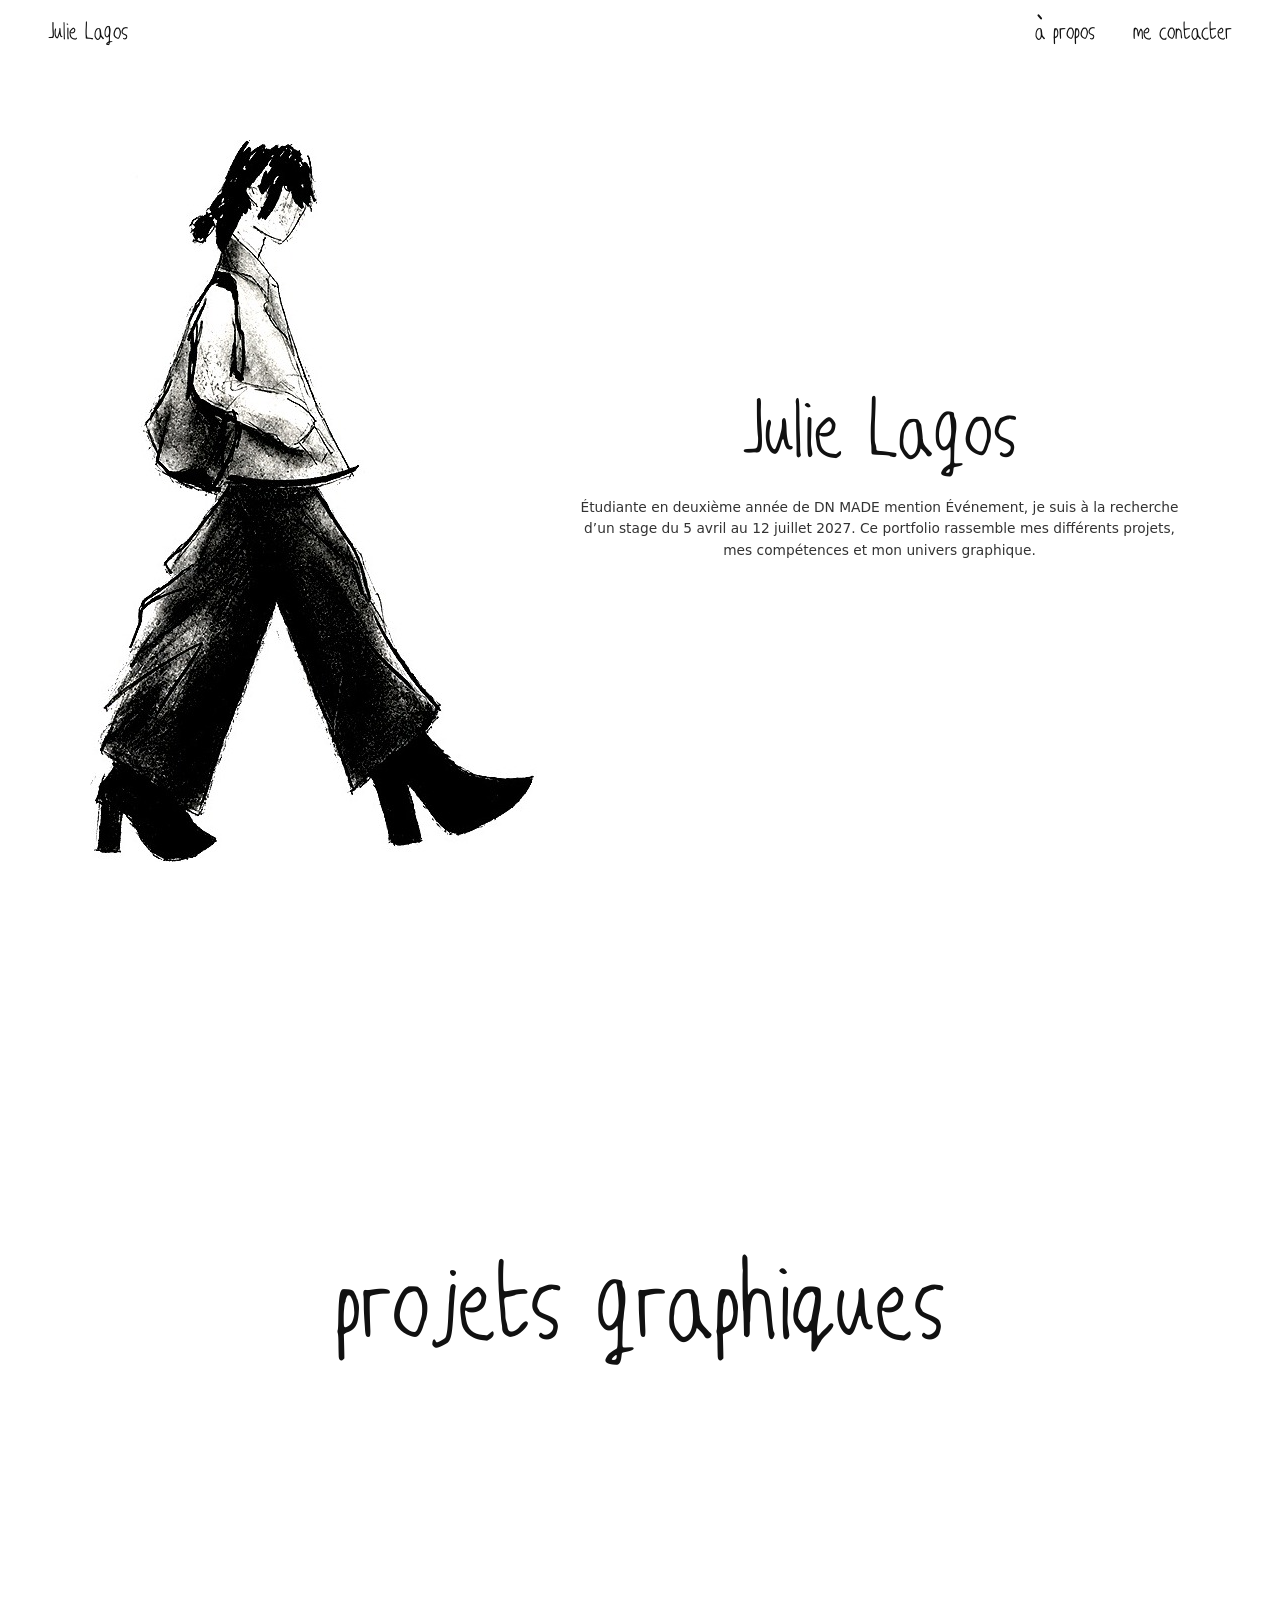
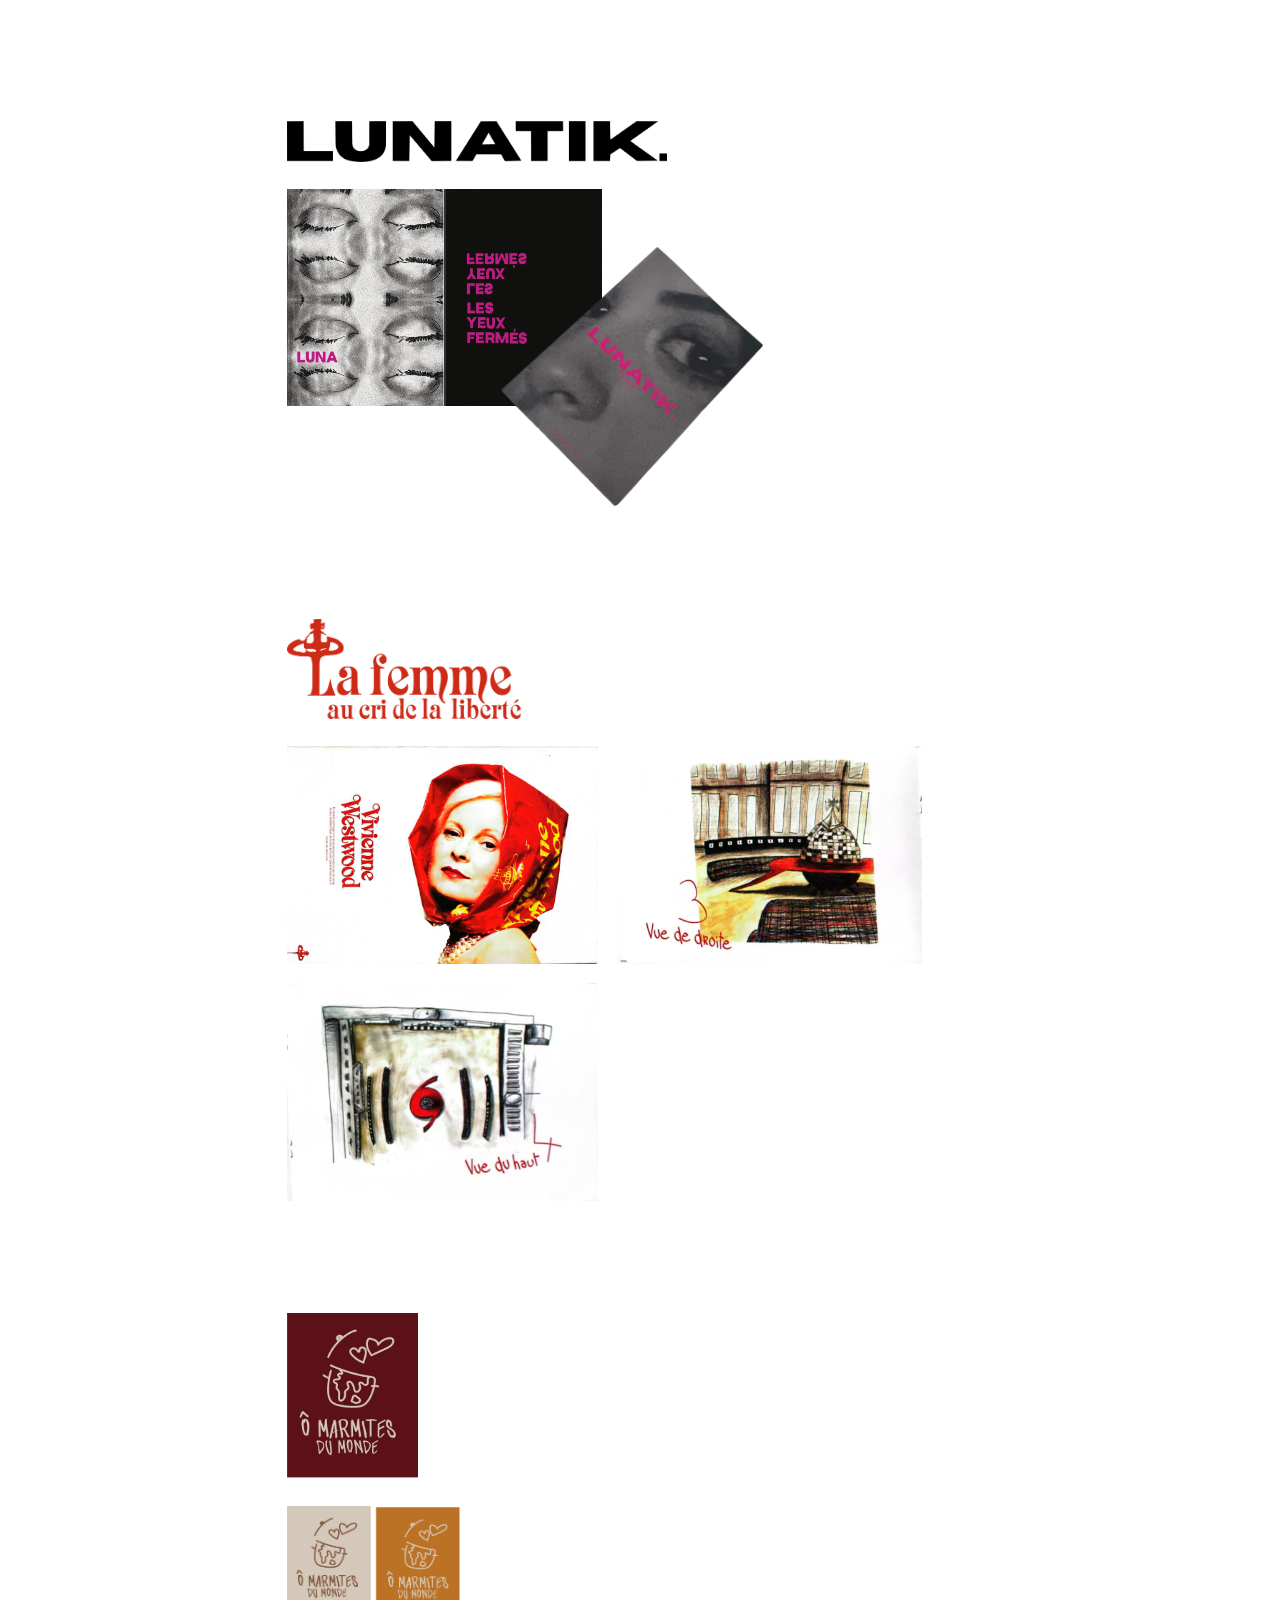
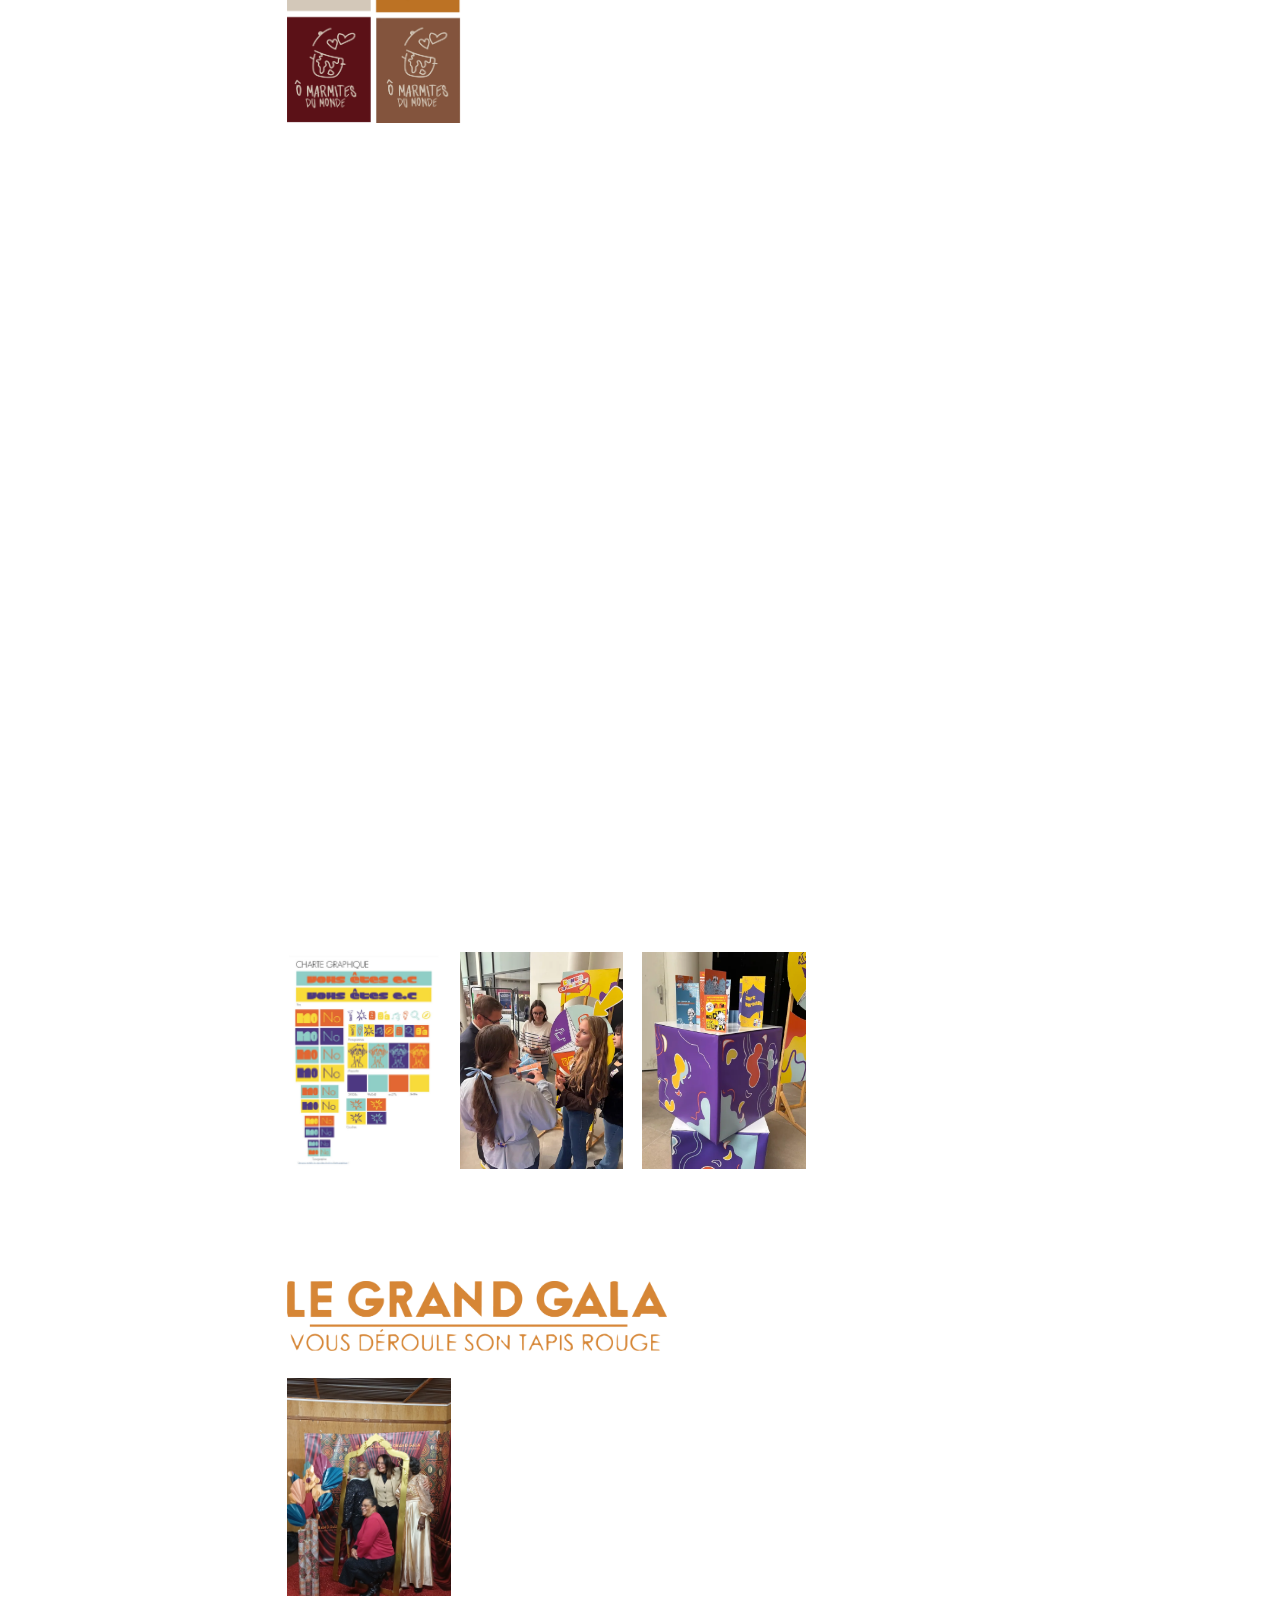
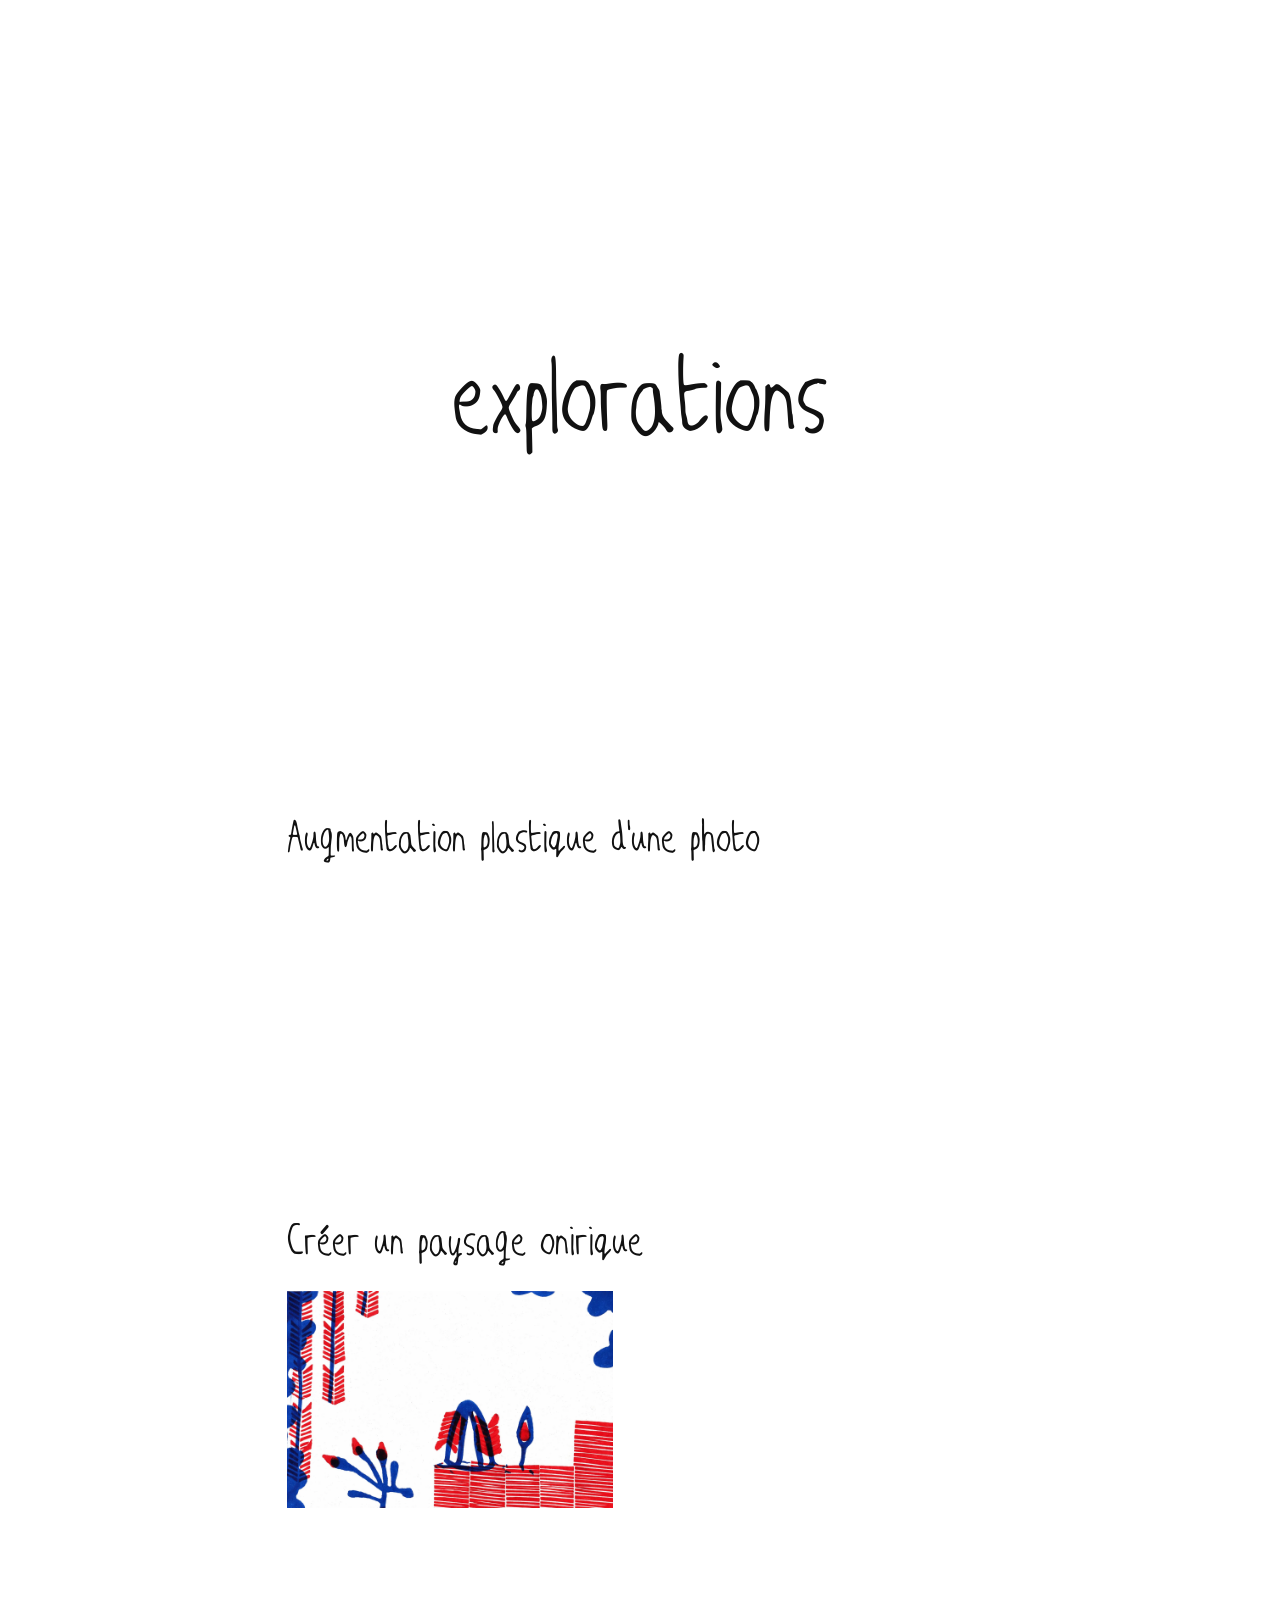
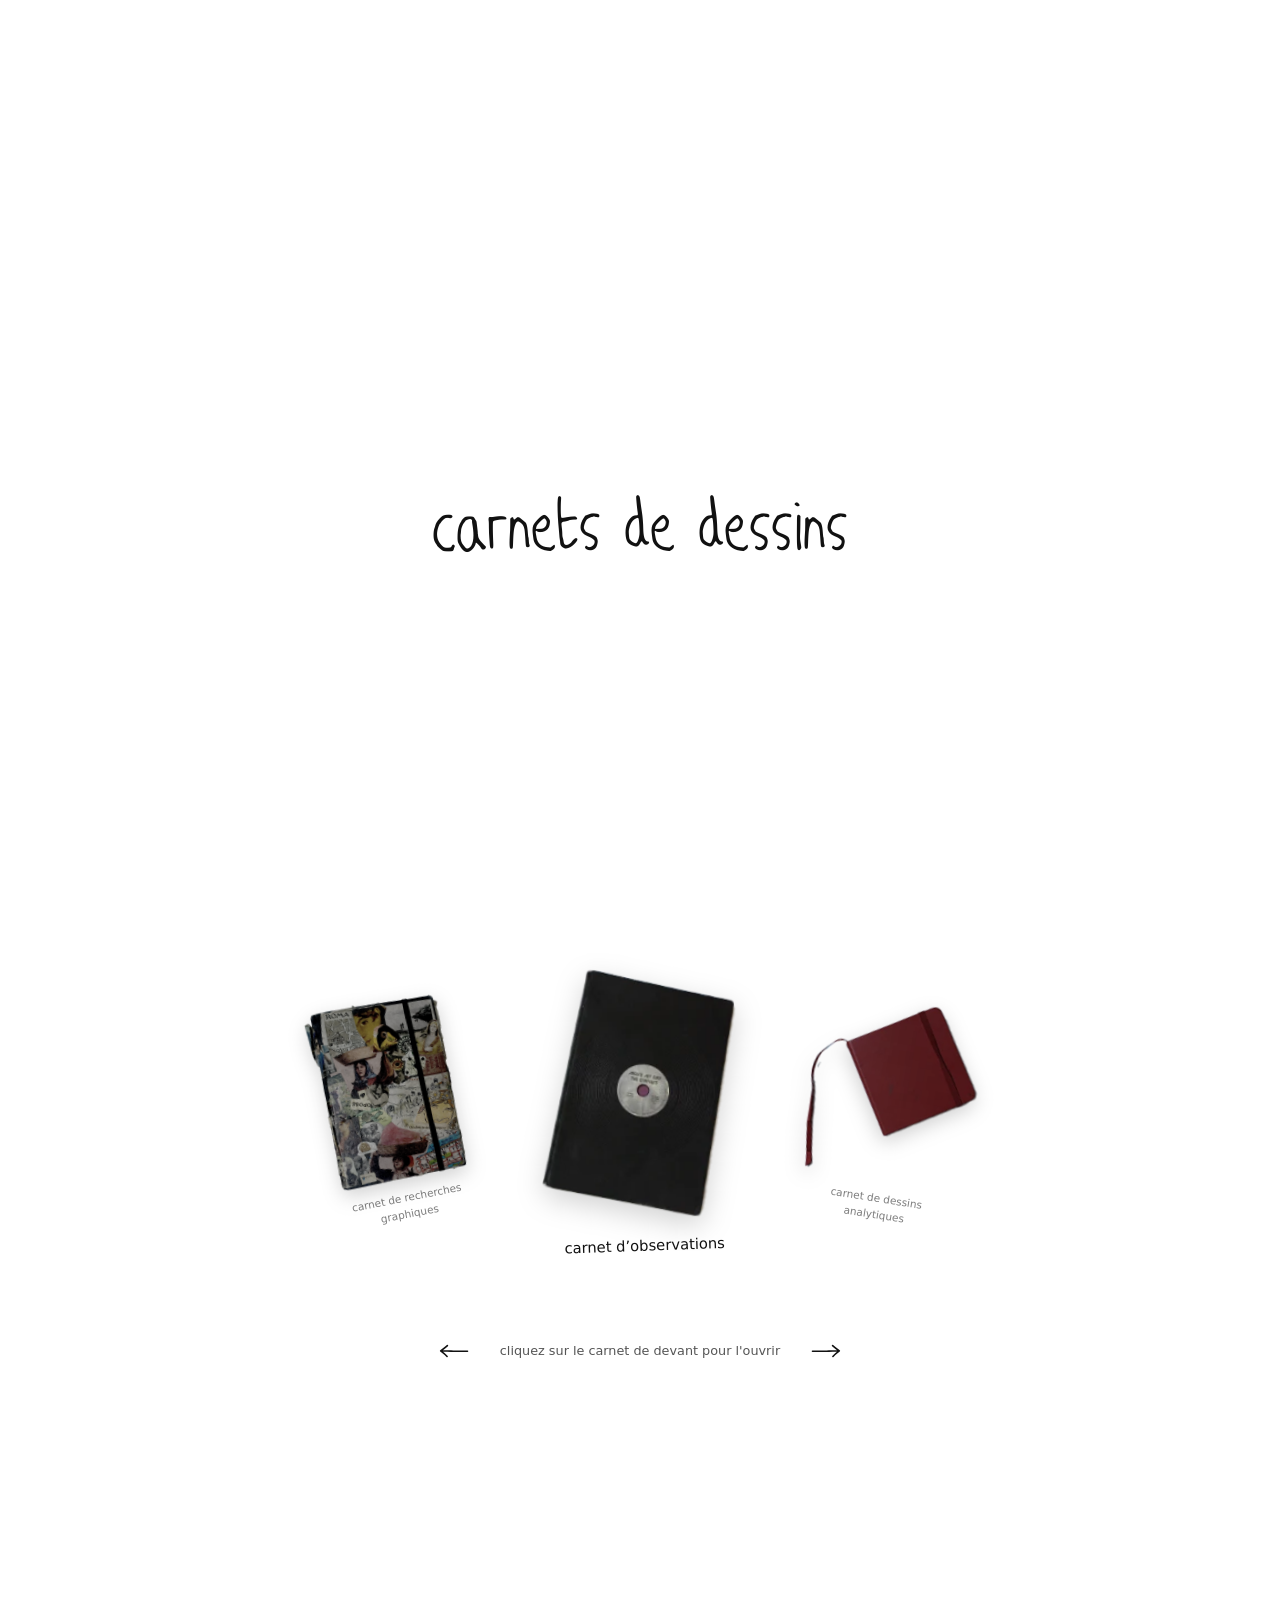
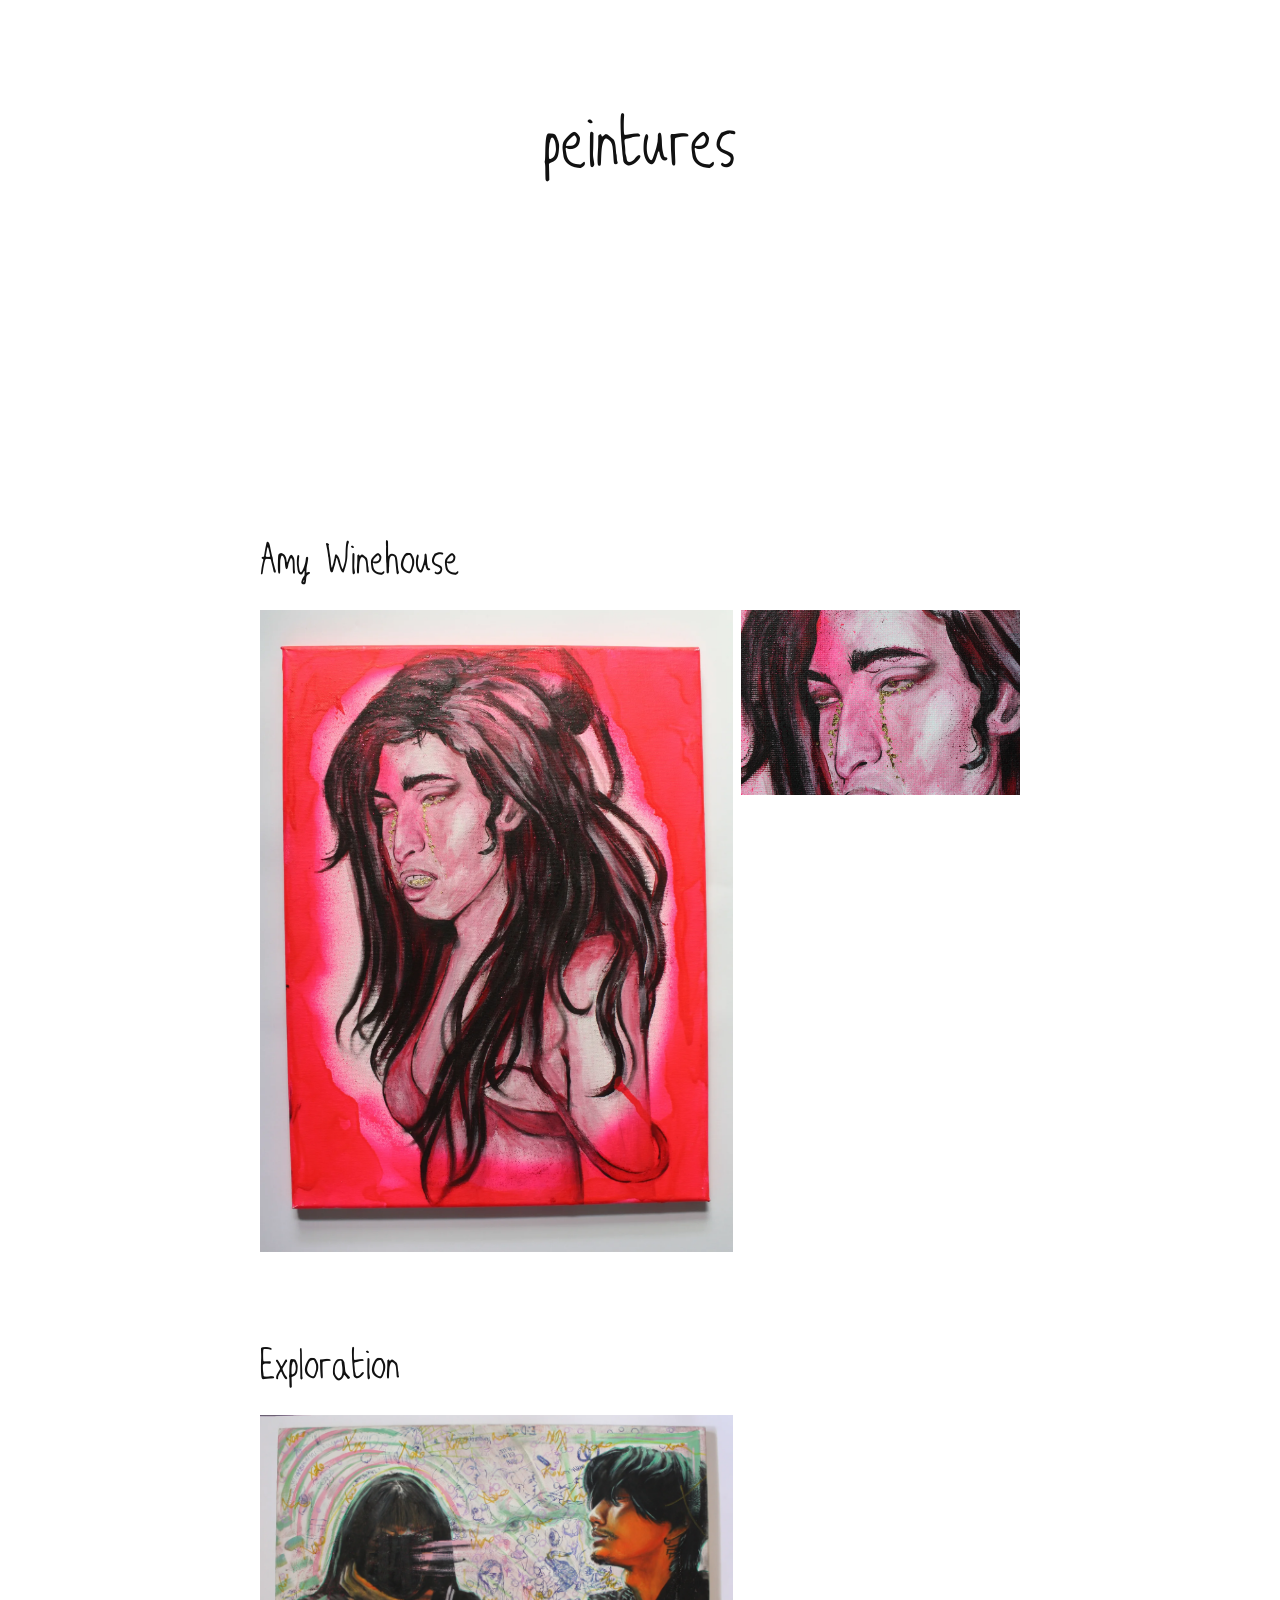
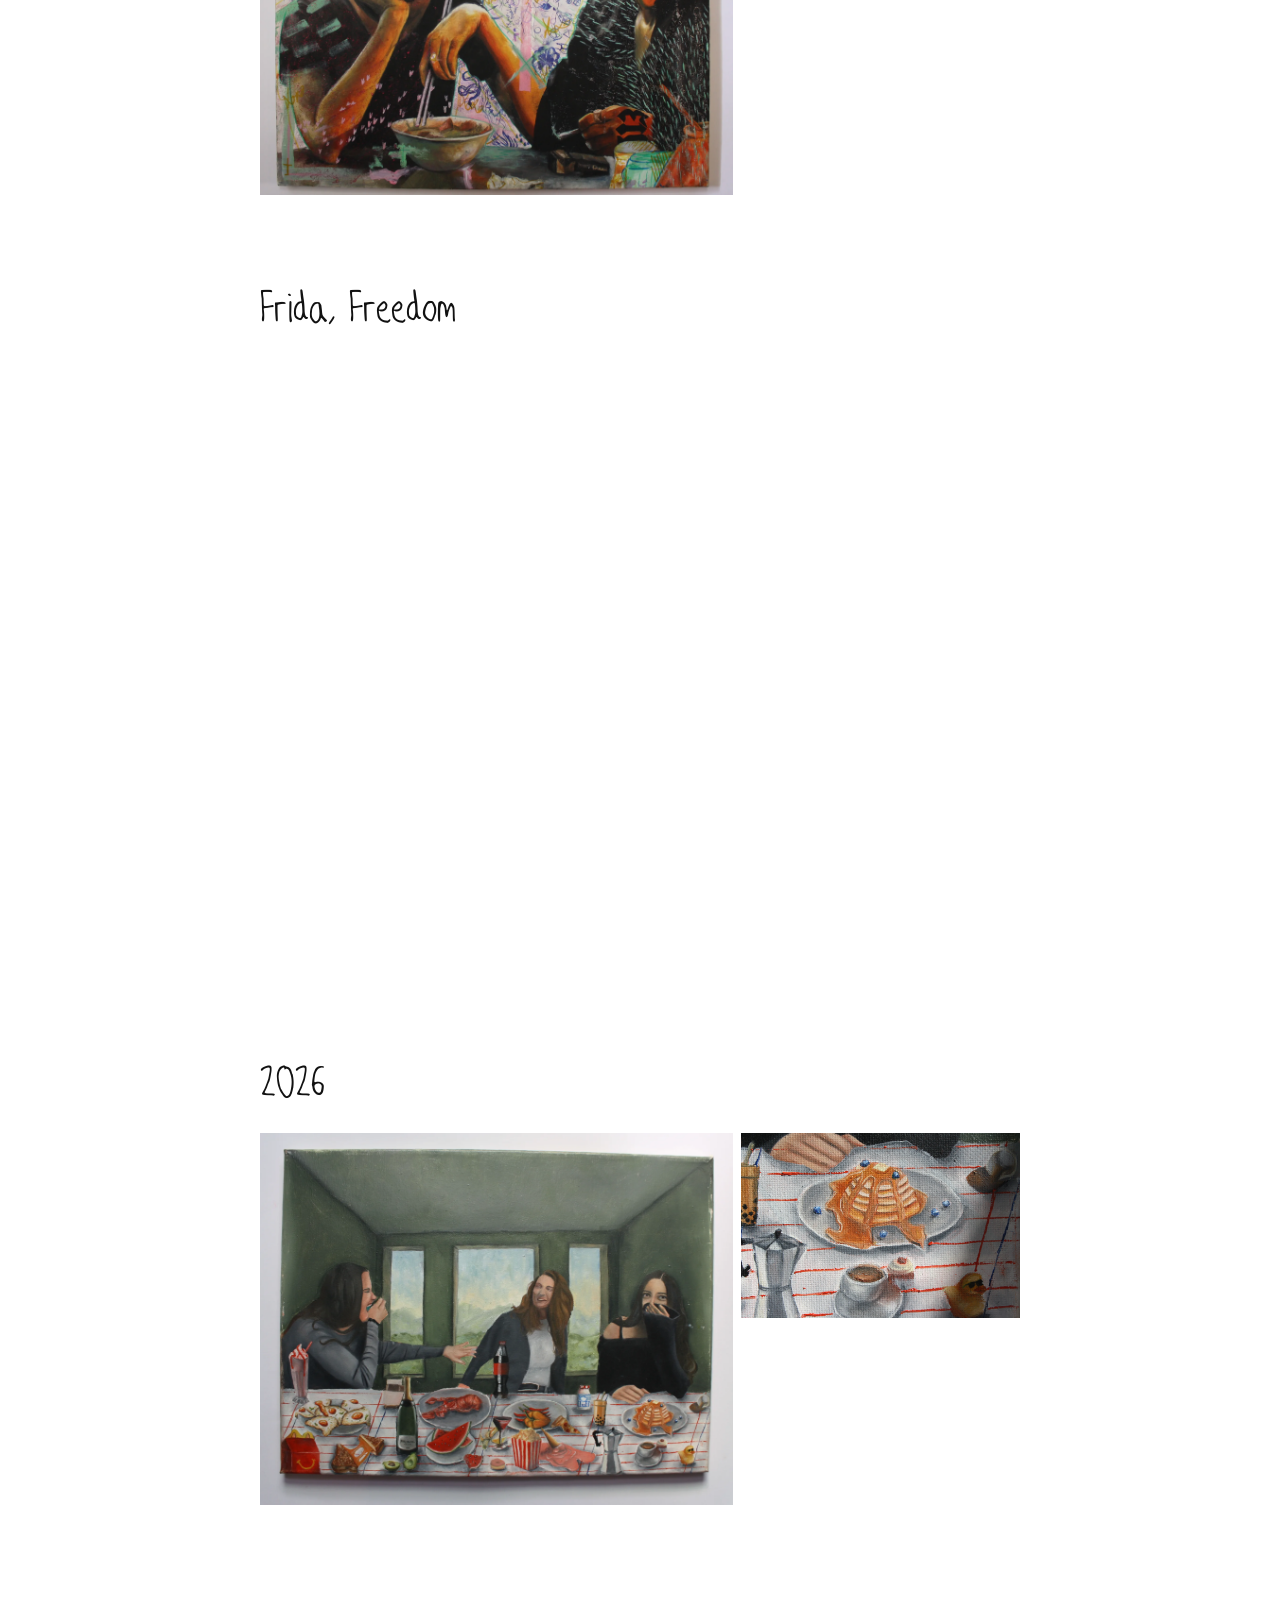
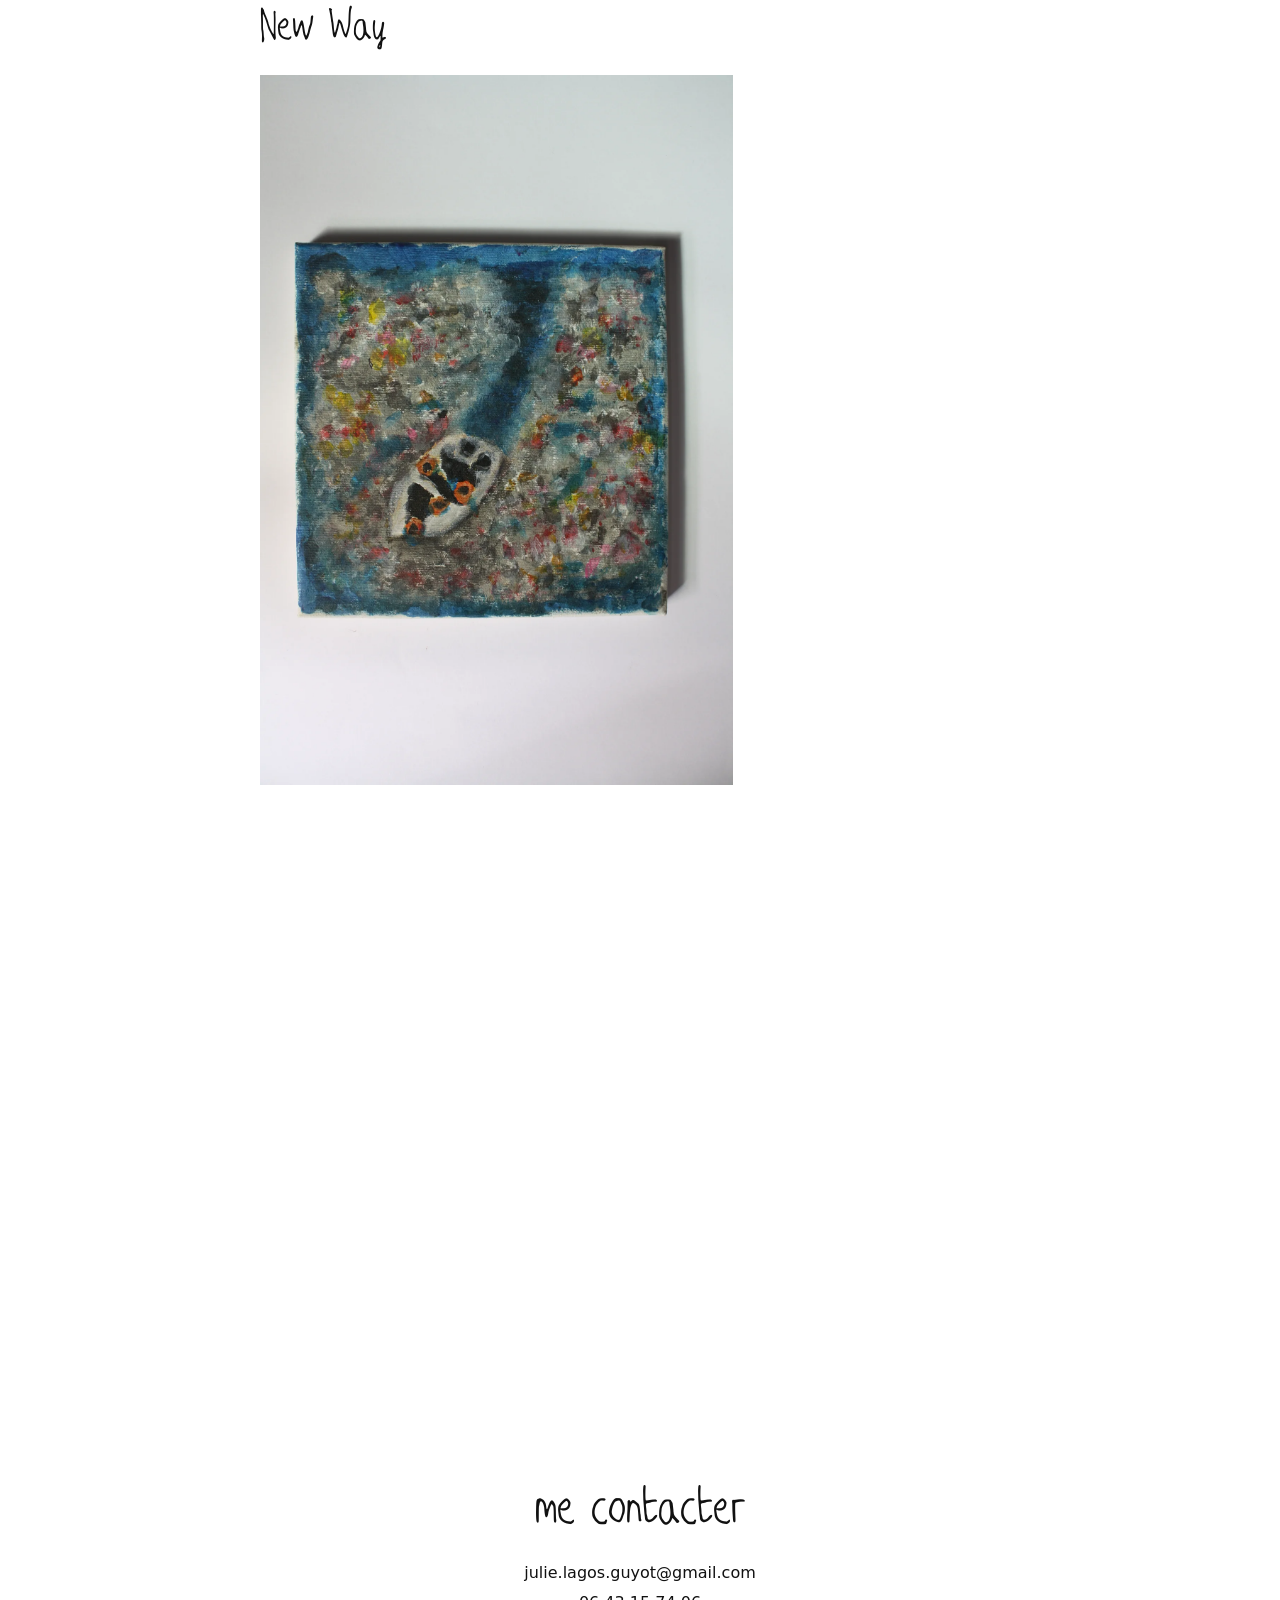
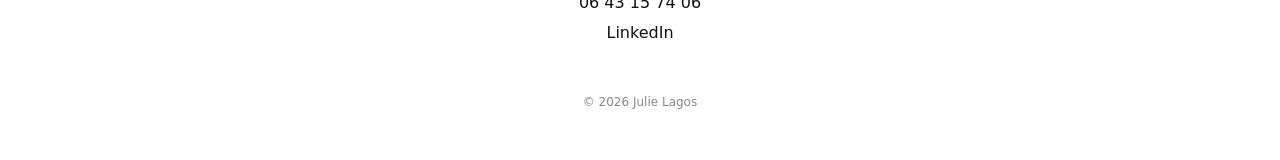
<file: index.html>
<!DOCTYPE html>
<html lang="fr">
<head>
<meta charset="UTF-8">
<meta name="viewport" content="width=device-width, initial-scale=1.0">
<title>Julie Lagos | Portfolio</title>
<meta name="description" content="Portfolio de Julie Lagos, étudiante en DN MADE mention Événement : projets graphiques, explorations, carnets de dessins et peintures.">
<link rel="stylesheet" href="css/site.css">
</head>
<body>
<main>
  <section class="hero">
    <img class="hero-illustration" src="images/art/femme-qui-marche.jpg" alt="Illustration de Julie Lagos qui marche, dessin à la main">
    <div class="hero-texte">
      <h1 class="hero-nom">Julie Lagos</h1>
      <p class="hero-bio">Étudiante en deuxième année de DN MADE mention Événement, je suis à la recherche d’un stage du 5 avril au 12 juillet 2027. Ce portfolio rassemble mes différents projets, mes compétences et mon univers graphique.</p>
    </div>
  </section>
  <section id="fil" class="fil" aria-label="Projets et explorations"></section>
</main>
<script src="js/dims.js"></script>
<script src="js/data.js"></script>
<script src="js/commun.js"></script>
<script src="js/accueil.js"></script>
</body>
</html>
</file>
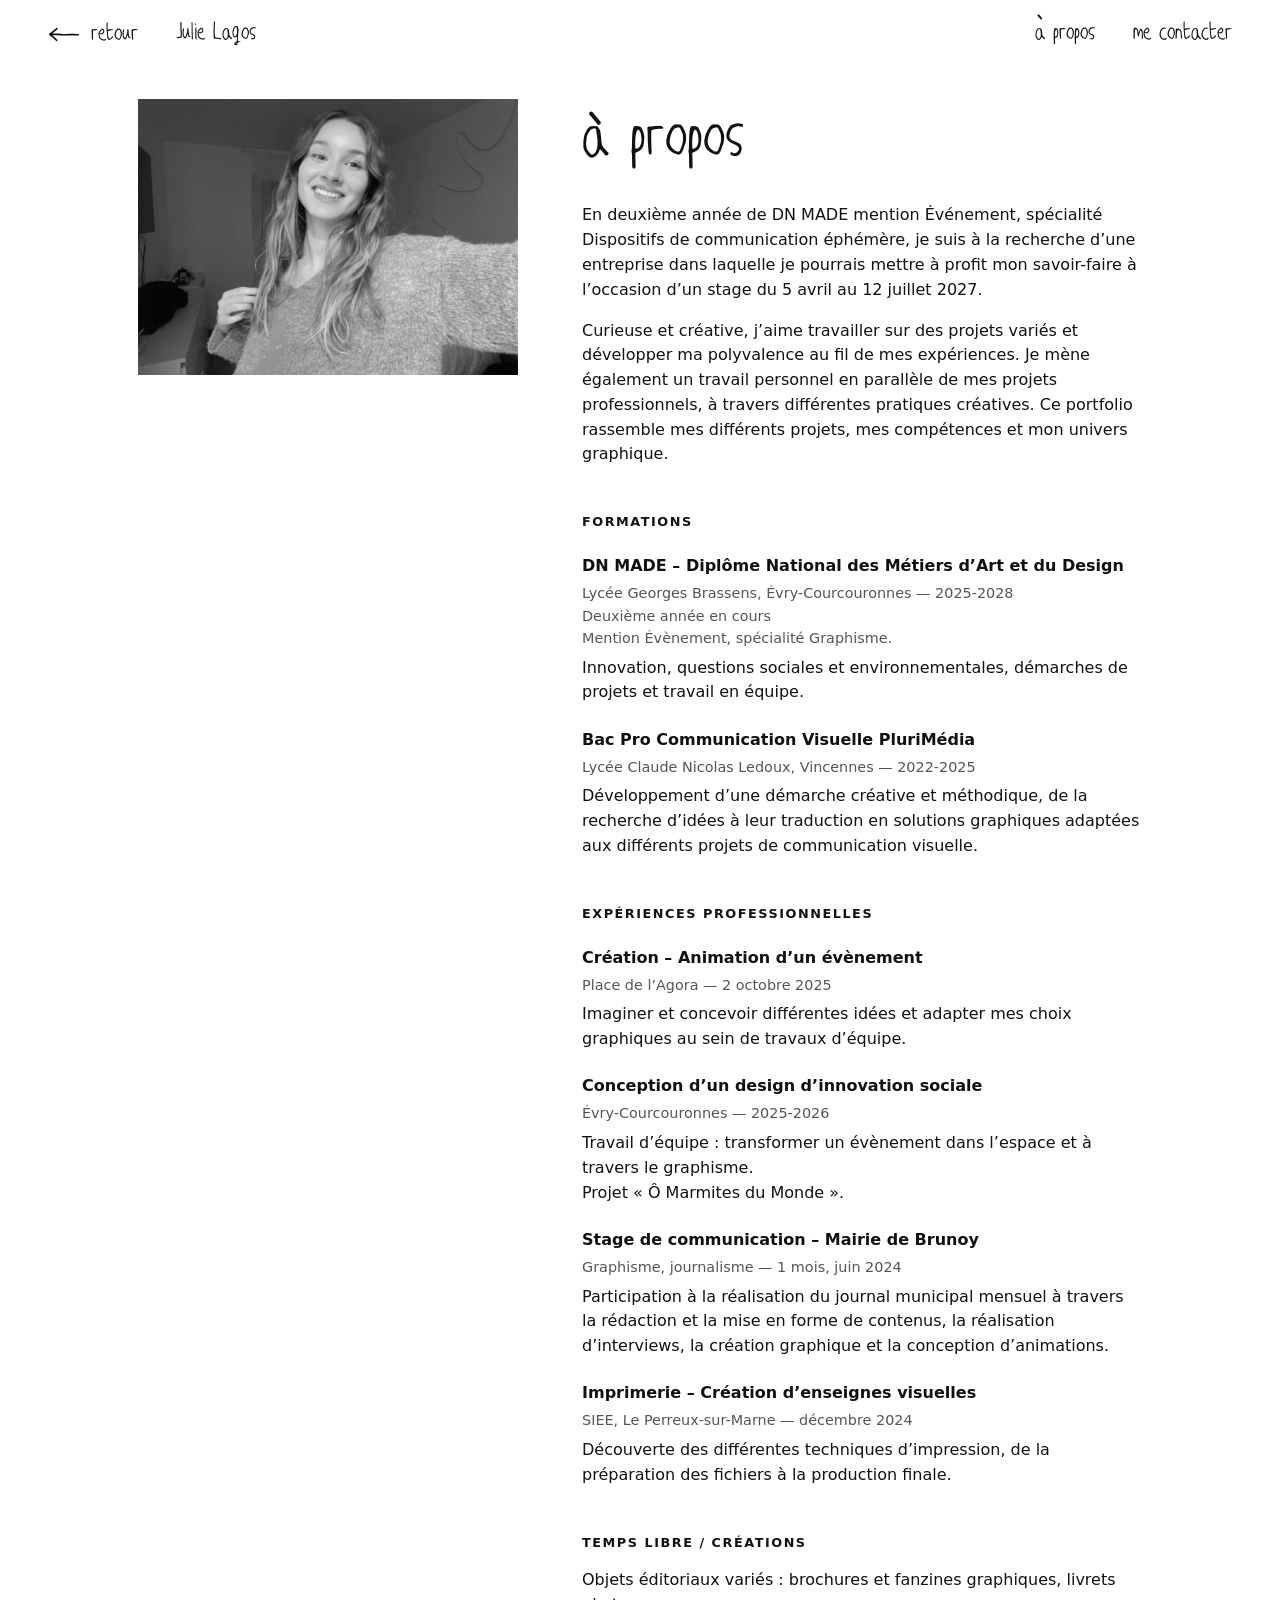
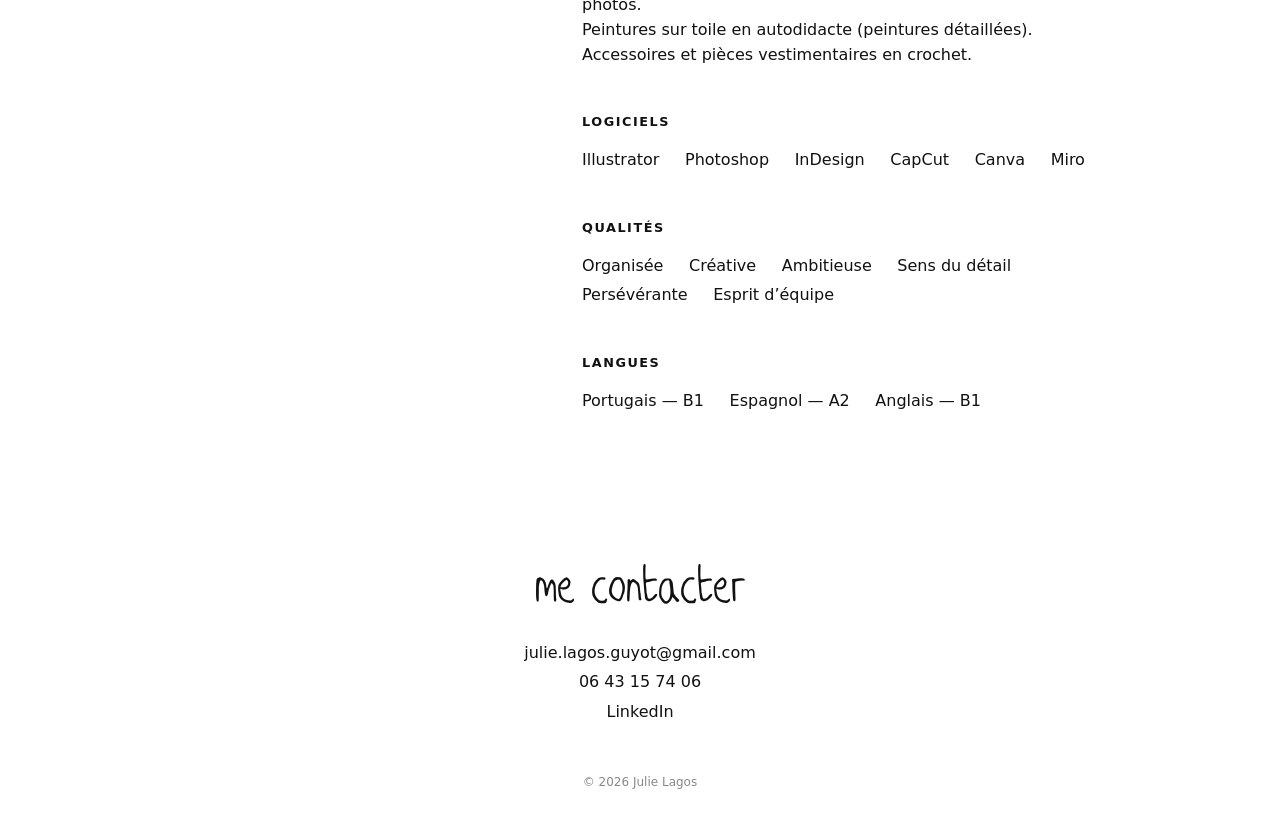
<file: apropos.html>
<!DOCTYPE html>
<html lang="fr">
<head>
<meta charset="UTF-8">
<meta name="viewport" content="width=device-width, initial-scale=1.0">
<title>À propos | Julie Lagos</title>
<meta name="description" content="Julie Lagos, étudiante en DN MADE mention Événement : parcours, expériences, logiciels et contact.">
<link rel="stylesheet" href="css/site.css">
</head>
<body>
<main class="apropos">
  <img class="apropos-photo" src="images/p/apropos/julie.webp" width="1200" height="872" alt="Portrait de Julie Lagos">

  <div>
    <h1>à propos</h1>
    <p>En deuxième année de DN MADE mention Événement, spécialité Dispositifs de communication éphémère, je suis à la recherche d’une entreprise dans laquelle je pourrais mettre à profit mon savoir-faire à l’occasion d’un stage du 5 avril au 12 juillet 2027.</p>
    <p>Curieuse et créative, j’aime travailler sur des projets variés et développer ma polyvalence au fil de mes expériences. Je mène également un travail personnel en parallèle de mes projets professionnels, à travers différentes pratiques créatives. Ce portfolio rassemble mes différents projets, mes compétences et mon univers graphique.</p>

    <h2>FORMATIONS</h2>
    <h3>DN MADE – Diplôme National des Métiers d’Art et du Design</h3>
    <p class="detail">Lycée Georges Brassens, Évry-Courcouronnes — 2025-2028<br>Deuxième année en cours<br>Mention Évènement, spécialité Graphisme.</p>
    <p>Innovation, questions sociales et environnementales, démarches de projets et travail en équipe.</p>

    <h3>Bac Pro Communication Visuelle PluriMédia</h3>
    <p class="detail">Lycée Claude Nicolas Ledoux, Vincennes — 2022-2025</p>
    <p>Développement d’une démarche créative et méthodique, de la recherche d’idées à leur traduction en solutions graphiques adaptées aux différents projets de communication visuelle.</p>

    <h2>EXPÉRIENCES PROFESSIONNELLES</h2>
    <h3>Création – Animation d’un évènement</h3>
    <p class="detail">Place de l’Agora — 2 octobre 2025</p>
    <p>Imaginer et concevoir différentes idées et adapter mes choix graphiques au sein de travaux d’équipe.</p>

    <h3>Conception d’un design d’innovation sociale</h3>
    <p class="detail">Évry-Courcouronnes — 2025-2026</p>
    <p>Travail d’équipe : transformer un évènement dans l’espace et à travers le graphisme.<br>Projet « Ô Marmites du Monde ».</p>

    <h3>Stage de communication – Mairie de Brunoy</h3>
    <p class="detail">Graphisme, journalisme — 1 mois, juin 2024</p>
    <p>Participation à la réalisation du journal municipal mensuel à travers la rédaction et la mise en forme de contenus, la réalisation d’interviews, la création graphique et la conception d’animations.</p>

    <h3>Imprimerie – Création d’enseignes visuelles</h3>
    <p class="detail">SIEE, Le Perreux-sur-Marne — décembre 2024</p>
    <p>Découverte des différentes techniques d’impression, de la préparation des fichiers à la production finale.</p>

    <h2>TEMPS LIBRE / CRÉATIONS</h2>
    <p>Objets éditoriaux variés : brochures et fanzines graphiques, livrets photos.<br>
    Peintures sur toile en autodidacte (peintures détaillées).<br>
    Accessoires et pièces vestimentaires en crochet.</p>

    <h2>LOGICIELS</h2>
    <ul>
      <li>Illustrator</li>
      <li>Photoshop</li>
      <li>InDesign</li>
      <li>CapCut</li>
      <li>Canva</li>
      <li>Miro</li>
    </ul>

    <h2>QUALITÉS</h2>
    <ul>
      <li>Organisée</li>
      <li>Créative</li>
      <li>Ambitieuse</li>
      <li>Sens du détail</li>
      <li>Persévérante</li>
      <li>Esprit d’équipe</li>
    </ul>

    <h2>LANGUES</h2>
    <ul>
      <li>Portugais — B1</li>
      <li>Espagnol — A2</li>
      <li>Anglais — B1</li>
    </ul>
  </div>
</main>
<script src="js/commun.js"></script>
<script>entete(); piedContact(); accentsMain();</script>
</body>
</html>
</file>
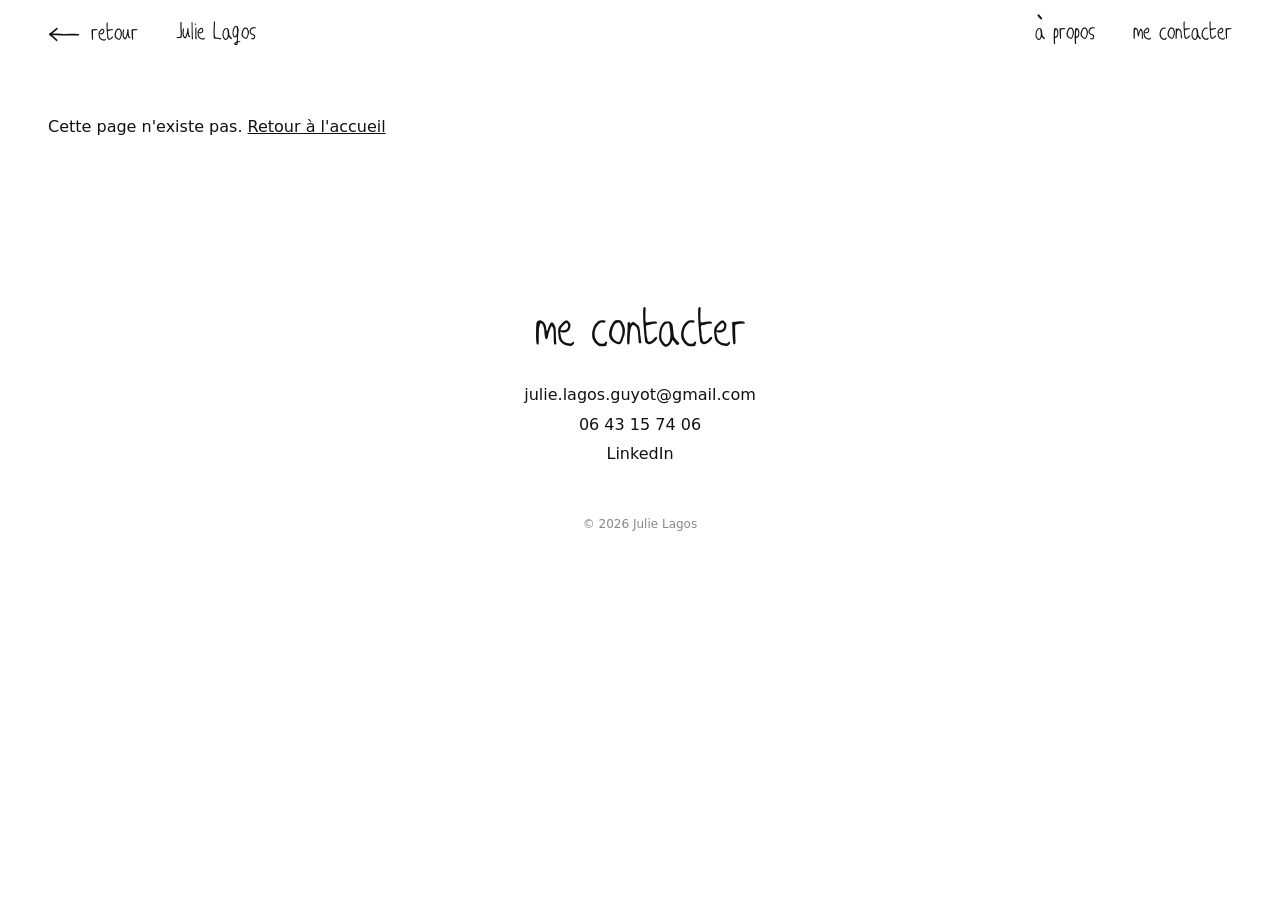
<file: galerie.html>
<!DOCTYPE html>
<html lang="fr">
<head>
<meta charset="UTF-8">
<meta name="viewport" content="width=device-width, initial-scale=1.0">
<title>Galerie | Julie Lagos</title>
<meta name="description" content="Portfolio de Julie Lagos, étudiante en DN MADE mention Événement : projets graphiques, explorations, carnets de dessins et peintures.">
<link rel="stylesheet" href="css/site.css">
</head>
<body>
<main class="fiche"></main>
<script src="js/dims.js"></script>
<script src="js/data.js"></script>
<script src="js/commun.js"></script>
<script src="js/pages.js"></script>
<script>entete(); pageGalerie(); piedContact(); accentsMain();</script>
</body>
</html>
</file>
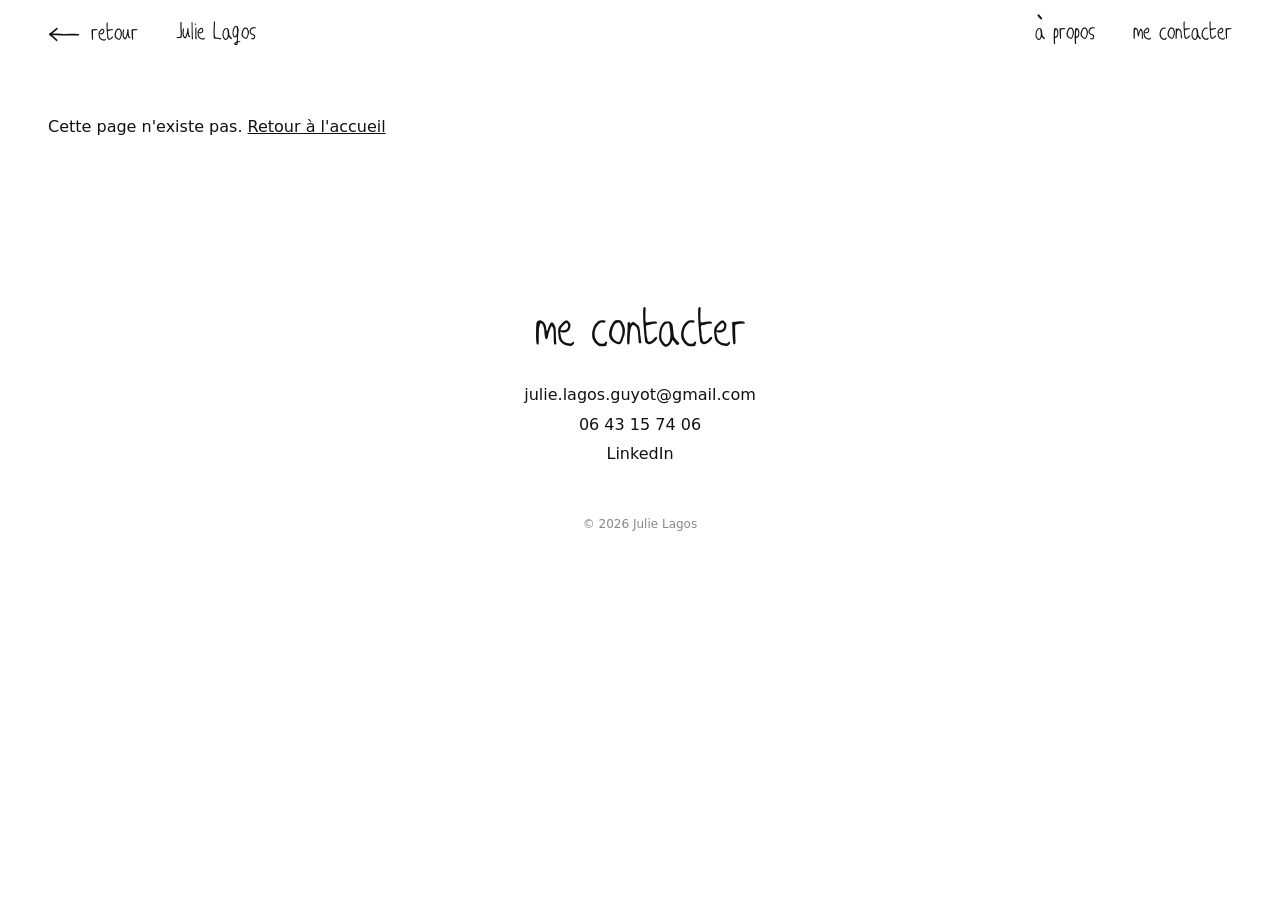
<file: projet.html>
<!DOCTYPE html>
<html lang="fr">
<head>
<meta charset="UTF-8">
<meta name="viewport" content="width=device-width, initial-scale=1.0">
<title>Projet | Julie Lagos</title>
<meta name="description" content="Portfolio de Julie Lagos, étudiante en DN MADE mention Événement : projets graphiques, explorations, carnets de dessins et peintures.">
<link rel="stylesheet" href="css/site.css">
</head>
<body>
<main class="fiche"></main>
<script src="js/dims.js"></script>
<script src="js/data.js"></script>
<script src="js/commun.js"></script>
<script src="js/pages.js"></script>
<script>entete(); pageProjet(); piedContact(); accentsMain();</script>
</body>
</html>
</file>
<file: css/site.css>
@font-face {
  font-family: "JW Script";
  src: url("../fonts/JW-Script.ttf") format("truetype");
  font-weight: normal;
  font-style: normal;
  font-display: swap;
}

:root {
  --fond: #ffffff;
  --encre: #111111;
  --gris: #555555;
  --gris-clair: #d8d5cf;
  --police: system-ui, -apple-system, "Segoe UI", sans-serif;
  --main: "JW Script", "Segoe Print", "Bradley Hand", cursive; /* police manuscrite de Julie */
  --marge: clamp(1rem, 4vw, 3rem);
  /* fil 4 fois plus loin du bord qu'avant, ensemble fil + projets (1108px) centré sur
     grand écran (même formule que commun.js) ; même écart fil -> projets qu'avant */
  /* air autour des gros titres : en défilant, on ne voit presque que le titre (retour de Julie 05/11) */
  --ecart-rubrique: 38vh;
  --fil-x: max(36px, 16vw, calc((100vw - 1108px) / 2));
  --fil-retrait: calc(var(--fil-x) + clamp(46px, 6.4vw, 92px));
}

* {
  box-sizing: border-box;
}

html {
  scroll-behavior: smooth;
}

body {
  margin: 0;
  background: var(--fond);
  color: var(--encre);
  font-family: var(--police);
  line-height: 1.55;
}

a {
  color: inherit;
}

img {
  display: block;
  max-width: 100%;
  height: auto;
  /* Jamais de déformation : si une boîte n'a pas les proportions de l'image,
     l'image s'y loge entière au lieu d'être étirée ou écrasée. */
  object-fit: contain;
}

/* ---------- En-tête (toutes les pages) ---------- */
.entete {
  position: sticky;
  top: 0;
  z-index: 50;
  display: flex;
  align-items: baseline;
  justify-content: space-between;
  gap: 1rem;
  padding: 0.6rem var(--marge);
  background: var(--fond);
}

.entete a {
  font-family: var(--main);
  font-size: clamp(1.4rem, 2.6vw, 1.9rem);
  text-decoration: none;
}

.entete a:hover {
  text-decoration: underline;
}

.entete-gauche {
  display: flex;
  align-items: baseline;
  gap: clamp(1rem, 3vw, 2.5rem);
}

.entete-retour {
  display: inline-flex;
  align-items: center;
  gap: 0.35em;
}

.entete-retour svg {
  transform: scaleX(-1);
}

.entete nav {
  display: flex;
  gap: clamp(1rem, 3vw, 2.5rem);
  margin-left: auto;
}

/* Sur l'accueil, le petit nom n'apparaît qu'une fois le grand nom du hero passé */
.entete-nom {
  transition: opacity 0.3s ease;
}

.entete--accueil .entete-nom {
  opacity: 0;
  pointer-events: none;
}

.entete--accueil.entete--defile .entete-nom {
  opacity: 1;
  pointer-events: auto;
}

/* ---------- Hero ---------- */
.hero {
  display: flex;
  align-items: flex-end;
  flex-wrap: wrap;
  gap: 2rem;
  /* grand dessin sur presque toute la hauteur ; nom et présentation remontés
     et centrés à côté (retour de Julie du 05/11, remplace la maquette du PDF) */
  min-height: calc(100vh - 4rem);
  padding: 1rem clamp(1rem, 7vw, 7rem) 2.5rem;
  gap: clamp(1rem, 2.5vw, 2.5rem);
}

.hero-illustration {
  flex: 0 0 auto;
  max-width: 42%;
  max-height: calc(100vh - 8rem);
  width: auto;
  object-fit: contain;
}

.hero-texte {
  flex: 1 1 360px;
  align-self: center;
  text-align: center;
}

/* nom divisé par deux par rapport à l'ancienne version (demande Julie) */
.hero-nom {
  font-family: var(--main);
  font-weight: 400;
  font-size: clamp(2.75rem, 8vw, 7rem);
  line-height: 1;
  margin: 0 0 0.7rem;
}

/* présentation sur la longueur, environ 3 lignes */
.hero-bio {
  max-width: min(80ch, 100%);
  margin: 0 auto;
  font-size: 0.86rem;
  line-height: 1.55;
  color: #333;
}

/* ---------- Fil conducteur ----------
   Le trait est un SVG généré par commun.js (dessinerFil), posé en absolu à
   gauche du contenu, et qui se dessine au fil du scroll. */
.fil {
  position: relative;
  padding: var(--ecart-rubrique) var(--marge) 10rem var(--fil-retrait);
}

.fil-trace {
  position: absolute;
  top: 0;
  left: 0;
  width: 100%;
  height: 100%;
  overflow: visible;
  pointer-events: none;
}

.fil-trace path {
  fill: none;
  stroke: var(--encre);
  stroke-linecap: round;
  stroke-linejoin: round;
}

.rubrique {
  font-family: var(--main);
  font-weight: 400;
  /* police x2 par rapport à avant (4.2rem -> 8.4rem) */
  font-size: clamp(3rem, 12vw, 8.4rem);
  line-height: 1;
  text-align: center;
  /* centré sur la page (et pas seulement dans la colonne à droite du fil) */
  width: fit-content;
  max-width: 100%;
  margin: 0 auto var(--ecart-rubrique);
  position: relative;
  left: calc((var(--marge) - var(--fil-retrait)) / 2);
}

.rubrique:not(:first-child) {
  margin-top: var(--ecart-rubrique);
}

/* les sous-rubriques (carnets, peintures) reçoivent le même traitement que les rubriques */
/* carnets, peintures : police x2 par rapport à avant (2.8rem -> 5.6rem) */
.sous-rubrique {
  font-size: clamp(2.6rem, 8vw, 5.6rem);
}

/* ---------- Entrée de projet sur le fil ---------- */
.entree,
.tableau {
  scroll-margin-top: 5rem;
}

.entree {
  margin-bottom: clamp(4rem, 9vw, 7rem);
}

.livre {
  scroll-margin-top: 14rem;
}

.entree-titre {
  display: inline-block;
  margin-bottom: 1.2rem;
  text-decoration: none;
}

.entree-titre img {
  max-height: clamp(56px, 8vw, 100px);
  max-width: min(380px, 100%);
  width: auto;
  object-fit: contain;
}

.entree-titre--carre img {
  max-height: clamp(110px, 13vw, 180px);
}

.entree-titre span {
  font-family: var(--main);
  font-size: clamp(2.2rem, 5vw, 3.4rem);
  line-height: 1;
}

.entree-titre:hover span {
  text-decoration: underline;
}

.entree-images {
  display: flex;
  flex-wrap: wrap;
  gap: clamp(0.6rem, 1.5vw, 1.2rem);
  text-decoration: none;
}

.entree-images img {
  /* hauteur plafonnée plutôt qu'imposée : une image trop large pour l'écran
     rétrécit en gardant ses proportions */
  width: auto;
  height: auto;
  max-height: clamp(120px, 17vw, 230px);
}

.entree-titre img,
.entree-images img {
  transition: opacity 0.25s ease;
}

.entree-titre:hover img,
.entree-images:hover img {
  opacity: 0.85;
}

/* ---------- Carnets ---------- */
.carnets {
  margin-bottom: 4rem;
  /* sur téléphone, le livre de côté dépassait de l'écran (défilement horizontal) */
  overflow-x: clip;
}

.carnets-scene {
  --ecart: min(250px, 27vw);
  position: relative;
  height: clamp(300px, 40vw, 420px);
  max-width: 900px;
  margin: 0 auto;
  touch-action: pan-y;
  user-select: none;
}

.livre {
  position: absolute;
  left: 50%;
  top: 46%;
  width: max-content;
  margin: 0;
  padding: 0;
  border: 0;
  background: none;
  cursor: pointer;
  font: inherit;
  color: inherit;
  transform: translate(-50%, -50%) translateX(var(--x, 0)) rotate(var(--r, 0deg)) scale(var(--s, 1));
  transition: transform 0.6s cubic-bezier(0.3, 0.7, 0.2, 1), filter 0.6s ease;
}

.livre img {
  width: auto;
  height: clamp(130px, 18vw, 220px); /* même hauteur pour les trois livres */
  margin: 0 auto;
  filter: drop-shadow(0 8px 12px rgba(0, 0, 0, 0.18));
  pointer-events: none;
}

.livre-nom {
  display: block;
  max-width: 13em;
  margin-left: auto;
  margin-right: auto;
  margin-top: 0.8rem;
  font-size: 0.8rem;
  text-align: center;
  transition: opacity 0.4s ease;
}

.livre[data-place="0"] {
  --x: 0px;
  --r: -2deg;
  --s: 1.15;
  z-index: 3;
}

.livre[data-place="-1"] {
  --x: calc(var(--ecart) * -1);
  --r: -11deg;
  --s: 0.82;
  z-index: 2;
}

.livre[data-place="1"] {
  --x: var(--ecart);
  --r: 9deg;
  --s: 0.82;
  z-index: 2;
}

.livre:not([data-place="0"]) {
  filter: saturate(0.6);
}

.livre:not([data-place="0"]) .livre-nom {
  opacity: 0.55;
}

.carnets-commandes {
  display: flex;
  justify-content: center;
  align-items: center;
  gap: 1.5rem;
  font-size: 0.8rem;
  color: var(--gris);
}

.carnets-commandes button {
  display: flex;
  align-items: center;
  border: 0;
  background: none;
  cursor: pointer;
  color: var(--encre);
  padding: 0.3rem 0.4rem;
}

.carnets-commandes svg {
  width: 30px;
  height: auto;
  overflow: visible;
}

.carnets-commandes path {
  fill: none;
  stroke: currentColor;
  stroke-width: 1.6;
  stroke-linecap: round;
  stroke-linejoin: round;
}

.carnets-prec svg {
  transform: scaleX(-1);
}

/* ---------- Tableaux ---------- */
/* Peintures : une œuvre par ligne, centrée (demande Julie) */
.tableaux {
  display: flex;
  flex-direction: column;
  align-items: center;
  gap: clamp(3rem, 7vw, 6rem);
}

.tableau {
  width: 100%;
  max-width: min(760px, 100%);
}

/* Grand écran : carnets et peintures au centre de la page, alignés sur leur titre
   (sur écran plus étroit, ce décalage les ferait passer sur le fil) */
@media (min-width: 1200px) {
  .carnets,
  .tableaux {
    position: relative;
    left: calc((var(--marge) - var(--fil-retrait)) / 2);
  }
}

/* Amy / New Way : pas d'espace entre les deux petites photos */
.tableau--colle .tableau-vignettes {
  gap: 0;
}

.tableau-images {
  display: flex;
  text-decoration: none;
  gap: 0.5rem;
  align-items: flex-start;
}

.tableau-grande {
  flex: 1.7 1 0;
  min-width: 0;
}

.tableau-vignettes {
  flex: 1 1 0;
  min-width: 0;
  display: flex;
  flex-direction: column;
  gap: 0.5rem;
}

/* Images montrées entières, à leur format (comme sur la maquette) : rien n'est recadré */
.tableau-images img {
  width: 100%;
}

/* ---------- Page projet ---------- */
.fiche {
  padding: 2rem var(--marge) 5rem;
  max-width: 1500px;
  margin: 0 auto;
}

.fiche-haut {
  display: grid;
  grid-template-columns: minmax(0, 1fr) minmax(0, 1.5fr);
  gap: clamp(1.5rem, 5vw, 5rem);
  align-items: start;
  margin-bottom: clamp(3rem, 7vw, 6rem);
}

.fiche-titre {
  margin: 0;
  font-family: var(--main);
  font-weight: 400;
  font-size: clamp(2.6rem, 6vw, 4.5rem);
  line-height: 1;
}

.fiche-titre img {
  max-height: 150px;
  max-width: 100%;
  width: auto;
}

.fiche-texte p {
  margin: 0 0 1rem;
  max-width: 68ch;
  font-size: 0.95rem;
}

.fiche-lien {
  display: inline-block;
  margin-top: 0.5rem;
  font-family: var(--main);
  font-size: 1.6rem;
}

/* Page projet : images à gauche (défilent), titre + texte à droite (restent en place) */
.fiche-corps {
  display: grid;
  grid-template-columns: minmax(0, 1fr) clamp(240px, 26%, 360px);
  gap: clamp(1.5rem, 5vw, 4rem);
  align-items: start;
  margin-bottom: 3rem;
}

/* Texte du projet : reste au milieu de l'écran, à droite, pendant que les images défilent.
   Il occupe toute la hauteur visible sous l'en-tête (plus de titre caché dessous)
   et s'y centre verticalement ; s'il est plus long que l'écran, il défile dans sa colonne. */
.fiche-aside {
  position: sticky;
  top: var(--entete-h, 4rem);
  align-self: start;
  box-sizing: border-box;
  height: calc(100vh - var(--entete-h, 4rem));
  display: flex;
  flex-direction: column;
  justify-content: safe center;
  overflow-y: auto;
  padding: 1rem 0;
  scrollbar-width: none;
}

.fiche-aside.fiche-aside--long {
  position: relative;
  top: 0;
  height: auto;
  overflow: visible;
}

.fiche-aside .fiche-titre {
  font-size: clamp(2rem, 3.4vw, 3rem);
  margin-bottom: 1.1rem;
}

.fiche-aside .fiche-titre img {
  /* même taille de logo quelle que soit la largeur de la colonne */
  max-width: min(100%, 340px);
  max-height: 120px;
}

.fiche-images {
  display: grid;
  grid-template-columns: repeat(2, minmax(0, 1fr));
  gap: clamp(1rem, 3vw, 2.5rem);
  align-items: center;
}

.fiche-images img {
  width: 100%;
}

/* Lignes : images côte à côte, même hauteur (largeur proportionnelle au format) */
.fiche-images .rang {
  grid-column: 1 / -1;
}

.fiche-images .ligne {
  display: flex;
  align-items: flex-start;
  gap: clamp(0.6rem, 1.5vw, 1.2rem);
  width: 100%;
}

.fiche-images .ligne img {
  min-width: 0;
}

/* Portrait parmi des paysages (flyer VW) : même présence visuelle que les photos
   du livret au-dessus, sans paraître deux fois plus gros */
.fiche-images img.portrait,
.fiche-images .portrait img {
  grid-column: 1 / -1;
  justify-self: center;
  width: min(34%, 330px);
}

/* Composition : grande image à gauche (2 rangées), petites à droite */
.fiche-images .compo {
  display: grid;
  grid-template-columns: 2fr 1fr 1fr;
  gap: clamp(0.6rem, 1.5vw, 1.2rem);
  align-items: start;
  width: 100%;
}

.fiche-images .compo img {
  width: 100%;
}

.fiche-images .compo .compo-principale {
  grid-row: span 2;
}

.fiche-images .rang.centre {
  width: min(80%, 900px);
  justify-self: center;
}

/* Images avec légende */
.fiche-images figure {
  margin: 0;
  display: flex;
  flex-direction: column;
  gap: 0.5rem;
}

.fiche-images figcaption {
  font-size: 0.82rem;
  font-style: italic;
  color: var(--gris);
  text-align: center;
  max-width: 60ch;
}

/* Tailles particulières : seul sur une ligne */
.fiche-images .large {
  grid-column: 1 / -1;
}

.fiche-images .seule,
.fiche-images .petit,
.fiche-images .demi-centre,
.fiche-images .seule-gauche {
  grid-column: 1 / -1;
  align-items: center;
}

.fiche-images img.seule,
.fiche-images img.petit,
.fiche-images img.demi-centre {
  justify-self: center;
}

.fiche-images .seule img,
.fiche-images img.seule {
  width: min(65%, 640px);
}

.fiche-images .petit img,
.fiche-images img.petit {
  width: min(32%, 340px);
}

.fiche-images .demi-centre img,
.fiche-images img.demi-centre {
  width: min(50%, 480px);
}

.fiche-images .seule-gauche {
  align-items: flex-start;
}

.fiche-images .seule-gauche img,
.fiche-images img.seule-gauche {
  width: min(65%, 640px);
  justify-self: start;
}

/* Image seule calée à gauche (après les tailles, qui la centrent) */
.fiche-images img.a-gauche {
  justify-self: start;
}

.fiche-images img.a-droite {
  justify-self: end;
}

/* Exactement la largeur d'une image de la grille à deux colonnes */
.fiche-images img.demi-centre {
  width: calc((100% - clamp(1rem, 3vw, 2.5rem)) / 2);
}

/* Colonne de droite seule (rien à gauche) */
.fiche-images .droite {
  grid-column: 2;
}

/* Colonne de gauche, moitié de sa largeur */
.fiche-images .demi {
  grid-column: 1;
}

.fiche-images img.demi,
.fiche-images .demi img {
  width: 50%;
}

/* Lunatik : couverture posée par-dessus la double page (maquette Julie) */
.entree-images--chevauche {
  align-items: flex-start;
  gap: 0;
  /* les deux images restent ensemble (sur téléphone elles rétrécissent au lieu de passer à la ligne) */
  flex-wrap: nowrap;
}

.entree-images--chevauche img {
  min-width: 0;
  max-width: 62%;
}

.entree-images--chevauche img + img {
  position: relative;
  /* couverture à 45° : image plus carrée, donc un peu plus haute pour garder sa taille réelle */
  max-height: calc(clamp(120px, 17vw, 230px) * 1.2);
  margin-left: clamp(-120px, -8vw, -50px);
  margin-top: clamp(30px, 4.5vw, 65px);
}

.suite {
  display: flex;
  justify-content: space-between;
  gap: 1rem;
  margin-top: 5rem;
  font-family: var(--main);
  font-size: clamp(1.4rem, 3vw, 2rem);
}

.suite a {
  display: inline-flex;
  align-items: center;
  gap: 0.4em;
  line-height: 1.05;
  text-decoration: none;
}

/* La flèche est centrée sur la hauteur du nom (au milieu quand il passe
   sur plusieurs lignes). */
.suite-fleche {
  flex: 0 0 auto;
  display: flex;
  align-items: center;
  height: 1.05em;
}

.suite-fleche svg {
  width: 1.05em;
  height: auto;
  overflow: visible;
}

.suite-fleche path {
  fill: none;
  stroke: currentColor;
  stroke-width: 1.6;
  stroke-linecap: round;
  stroke-linejoin: round;
}

.suite-prec .suite-fleche svg {
  transform: scaleX(-1);
}

.suite a:hover {
  text-decoration: underline;
}

/* ---------- Galerie (carnets, tableaux) : dessins en grand, sans légende ---------- */
.galerie-images img {
  width: auto;
  height: auto;
  max-width: 100%;
  max-height: 94vh;
  margin: 0 auto clamp(2rem, 6vh, 4rem);
}

/* Carnets, d'après la maquette 4 : couverture + nom en haut, dessins deux par ligne */
.carnet-entete {
  display: flex;
  align-items: center;
  gap: clamp(1.5rem, 4vw, 3.5rem);
  margin: 0 0 clamp(2rem, 5vw, 3.5rem);
  font-family: var(--police);
  font-size: 1.05rem;
  font-weight: 400;
}

.carnet-entete img {
  width: auto;
  height: clamp(90px, 11vw, 140px);
  filter: drop-shadow(0 6px 10px rgba(0, 0, 0, 0.18));
}

/* Dans la colonne de droite : moins d'écart, pour que le nom du carnet tienne en entier */
.fiche-aside .carnet-entete {
  gap: 1rem;
}

.fiche-aside .carnet-entete img {
  flex: 0 0 auto;
}

.fiche-aside .carnet-entete span {
  min-width: 0;
}

.galerie-images--carnet .rangee {
  display: flex;
  align-items: flex-start; /* chaque dessin garde sa hauteur naturelle, pas étiré à celle de la ligne */
  gap: clamp(0.8rem, 2vw, 1.6rem);
  margin-bottom: clamp(0.8rem, 2vw, 1.6rem);
}

.galerie-images--carnet img {
  min-width: 0;
  width: 100%;
  max-height: none;
  margin: 0;
}

/* dessin seul sur la dernière ligne : même largeur qu'une moitié de ligne */
.galerie-images--carnet .rangee img:only-child {
  flex: 0 1 50% !important;
}

/* Texte présent pour les lecteurs d'écran mais pas à l'écran */
.invisible {
  position: absolute;
  width: 1px;
  height: 1px;
  overflow: hidden;
  clip-path: inset(50%);
  white-space: nowrap;
}

@media (max-width: 700px) {
  .galerie-images--carnet .rangee {
    flex-direction: column;
  }

  .galerie-images--carnet .rangee img,
  .galerie-images--carnet .rangee img:only-child {
    flex: none !important;
  }
}

/* ---------- À propos ---------- */
.apropos {
  display: grid;
  grid-template-columns: minmax(0, 380px) minmax(0, 1fr);
  gap: clamp(1.5rem, 5vw, 4rem);
  align-items: start;
  max-width: 1100px;
  margin: 0 auto;
  padding: 2rem var(--marge) 5rem;
}

.apropos-photo {
  position: sticky;
  top: 5rem;
  width: 100%;
}

.apropos h1 {
  margin: 0 0 1.5rem;
  font-family: var(--main);
  font-weight: 400;
  font-size: clamp(3rem, 7vw, 5rem);
  line-height: 1;
}

.apropos h2 {
  margin: 2.8rem 0 1rem;
  font-size: 0.8rem;
  font-weight: 600;
  letter-spacing: 0.12em;
  text-transform: uppercase;
}

.apropos p {
  margin: 0 0 1rem;
  max-width: 65ch;
}

.apropos h3 {
  margin: 1.4rem 0 0.2rem;
  font-size: 1rem;
}

.apropos .detail {
  margin: 0 0 0.4rem;
  color: var(--gris);
  font-size: 0.9rem;
}

.apropos ul {
  margin: 0;
  padding: 0;
  list-style: none;
  display: flex;
  flex-wrap: wrap;
  gap: 0.3rem 1.6rem;
}

/* ---------- Contact (bas de toutes les pages) ---------- */
.contact {
  padding: 4rem var(--marge) 3rem;
  text-align: center;
  scroll-margin-top: 4rem;
}

.contact h2 {
  /* largeur du texte : la branche du fil vient s'arrêter juste avant les lettres */
  width: fit-content;
  margin: 0 auto 1.2rem;
  font-family: var(--main);
  font-weight: 400;
  font-size: clamp(2.6rem, 6vw, 4rem);
  line-height: 1;
}

.contact p {
  margin: 0.3rem 0;
}

.contact a {
  text-decoration: none;
}

.contact a:hover {
  text-decoration: underline;
}

.contact small {
  display: block;
  margin-top: 3rem;
  color: #888;
  font-size: 0.75rem;
}

/* ---------- Écrans étroits ---------- */
@media (max-width: 900px) {
  .tableaux {
    grid-template-columns: repeat(2, minmax(0, 1fr));
  }
}

@media (max-width: 700px) {
  :root {
    --ecart-rubrique: 30vh;
  }

  .hero {
    flex-direction: column;
    align-items: center;
    text-align: center;
    min-height: 0;
  }

  .hero-illustration {
    max-width: 80%;
    max-height: 60vh;
  }

  .fiche-haut,
  .apropos {
    grid-template-columns: 1fr;
  }

  .apropos-photo {
    position: static;
    max-width: 330px;
  }

  .fiche-images {
    grid-template-columns: 1fr;
  }

  .fiche-images .droite,
  .fiche-images .demi {
    grid-column: 1;
  }

  .fiche-images .rang.centre {
    width: 100%;
  }

  /* mobile : grande image en haut, les trois petites en dessous */
  .fiche-images .compo {
    grid-template-columns: repeat(3, 1fr);
  }

  .fiche-images .compo .compo-principale {
    grid-column: 1 / -1;
    grid-row: auto;
  }

  .fiche-images img.portrait {
    width: 60%;
  }

  .fiche-images img.demi-centre {
    width: 100%;
  }

  /* Sur mobile : texte au-dessus, puis images (pas de colonne collante) */
  .fiche-corps {
    display: flex;
    flex-direction: column;
  }

  .fiche-aside {
    position: static;
    order: -1;
    height: auto;
    overflow: visible;
    padding: 0;
  }

  .tableaux {
    grid-template-columns: 1fr;
  }
}

@media (prefers-reduced-motion: reduce) {
  html {
    scroll-behavior: auto;
  }

  .livre {
    transition: none;
  }
}

/* ---------- Accents dessinés (police manuscrite sans accents, voir accentsMain) ---------- */
.acc {
  position: relative;
  display: inline-block;
}

.acc::before,
.acc::after {
  position: absolute;
  left: 50%;
  top: var(--acc-haut, 0.13em);
  width: 0.055em;
  min-width: 1.5px;
  height: 0.2em;
  border-radius: 1em;
  background: currentColor;
}

.acc--maj {
  --acc-haut: -0.12em;
}

.acc--aigu::after {
  content: "";
  transform: translateX(-30%) rotate(40deg);
}

.acc--grave::after {
  content: "";
  transform: translateX(-70%) rotate(-40deg);
}

.acc--circ::before,
.acc--circ::after {
  content: "";
  height: 0.15em;
}

.acc--circ::before {
  transform: translateX(-95%) rotate(42deg);
}

.acc--circ::after {
  transform: translateX(-5%) rotate(-42deg);
}

.acc--trema::before,
.acc--trema::after {
  content: "";
  width: 0.07em;
  height: 0.07em;
  top: calc(var(--acc-haut, 0.16em) + 0.08em);
}

.acc--trema::before {
  transform: translateX(-160%);
}

.acc--trema::after {
  transform: translateX(80%);
}

.acc--cedille::after {
  content: "";
  top: auto;
  bottom: 0.08em;
  height: 0.14em;
  transform: translateX(-30%) rotate(25deg);
}

.hors-police {
  font-family: var(--police);
  font-size: 0.7em;
}

/* ---------- Images agrandissables (pages projet) ---------- */
.agrandissable {
  cursor: zoom-in;
  transition: transform 0.45s ease;
}

.agrandissable:hover,
.agrandissable:focus-visible {
  transform: scale(1.025);
}

.agrandissable:focus-visible {
  outline: 1px solid var(--encre);
  outline-offset: 4px;
}

.visionneuse {
  position: fixed;
  inset: 0;
  z-index: 100;
  display: flex;
  align-items: center;
  justify-content: center;
  /* marges latérales fixes : les flèches restent sur les bords, hors de l'œuvre */
  padding: 3.5rem clamp(3.5rem, 7vw, 6rem) 2rem;
  background: var(--fond);
  touch-action: pan-y;
}

.visionneuse[hidden] {
  display: none;
}

.visionneuse img {
  max-width: min(100%, 1600px);
  max-height: 100%;
  width: auto;
  height: auto;
  min-width: 0;
  object-fit: contain;
  animation: apparition 0.25s ease;
}

@keyframes apparition {
  from { opacity: 0; transform: scale(0.97); }
}

.visionneuse button {
  border: 0;
  background: none;
  cursor: pointer;
  color: var(--encre);
  padding: 0.3rem 0.6rem;
}

.visionneuse-fermer {
  position: absolute;
  top: 0.8rem;
  right: var(--marge);
  font-family: var(--main);
  font-size: 1.8rem;
}

.visionneuse-fermer:hover {
  text-decoration: underline;
}

.visionneuse-fleche {
  position: absolute;
  top: 50%;
  transform: translateY(-50%);
  display: flex;
  align-items: center;
  padding: 0.8rem !important;
}

.visionneuse-prec {
  left: clamp(0.4rem, 2vw, 1.8rem);
}

.visionneuse-suiv {
  right: clamp(0.4rem, 2vw, 1.8rem);
}

.visionneuse-fleche svg {
  width: clamp(30px, 3vw, 42px);
  height: auto;
  overflow: visible;
}

.visionneuse-fleche path {
  fill: none;
  stroke: currentColor;
  stroke-width: 1.6;
  stroke-linecap: round;
  stroke-linejoin: round;
}

.visionneuse-prec svg {
  transform: scaleX(-1);
}

@media (max-width: 700px) {
  .visionneuse-fleche {
    display: none;
  }
}

@media (prefers-reduced-motion: reduce) {
  .agrandissable,
  .visionneuse img {
    transition: none;
    animation: none;
  }
}

/* ---------- Pages projet : liens précédent / suivant fixés à mi-hauteur sur les côtés ---------- */
.fiche--cotes {
  padding-left: clamp(7rem, 13vw, 12rem);
  padding-right: clamp(7rem, 13vw, 12rem);
}

.suite--cotes a {
  position: fixed;
  top: 50%;
  z-index: 40;
  width: clamp(6.5rem, 11vw, 10.5rem);
  margin-top: -0.7rem; /* la première ligne est centrée sur la mi-hauteur, un nom long descend */
  line-height: 1.05;
}

.suite--cotes .suite-prec {
  left: clamp(0.6rem, 1.5vw, 1.5rem);
}

.suite--cotes .suite-suiv {
  right: clamp(0.6rem, 1.5vw, 1.5rem);
  justify-content: flex-end;
  text-align: right;
}

@media (max-width: 700px) {
  .fiche--cotes {
    padding-left: var(--marge);
    padding-right: var(--marge);
  }

  .suite--cotes a {
    position: static;
    display: inline-flex;
    width: auto;
    margin-top: 0;
  }

}
</file>
